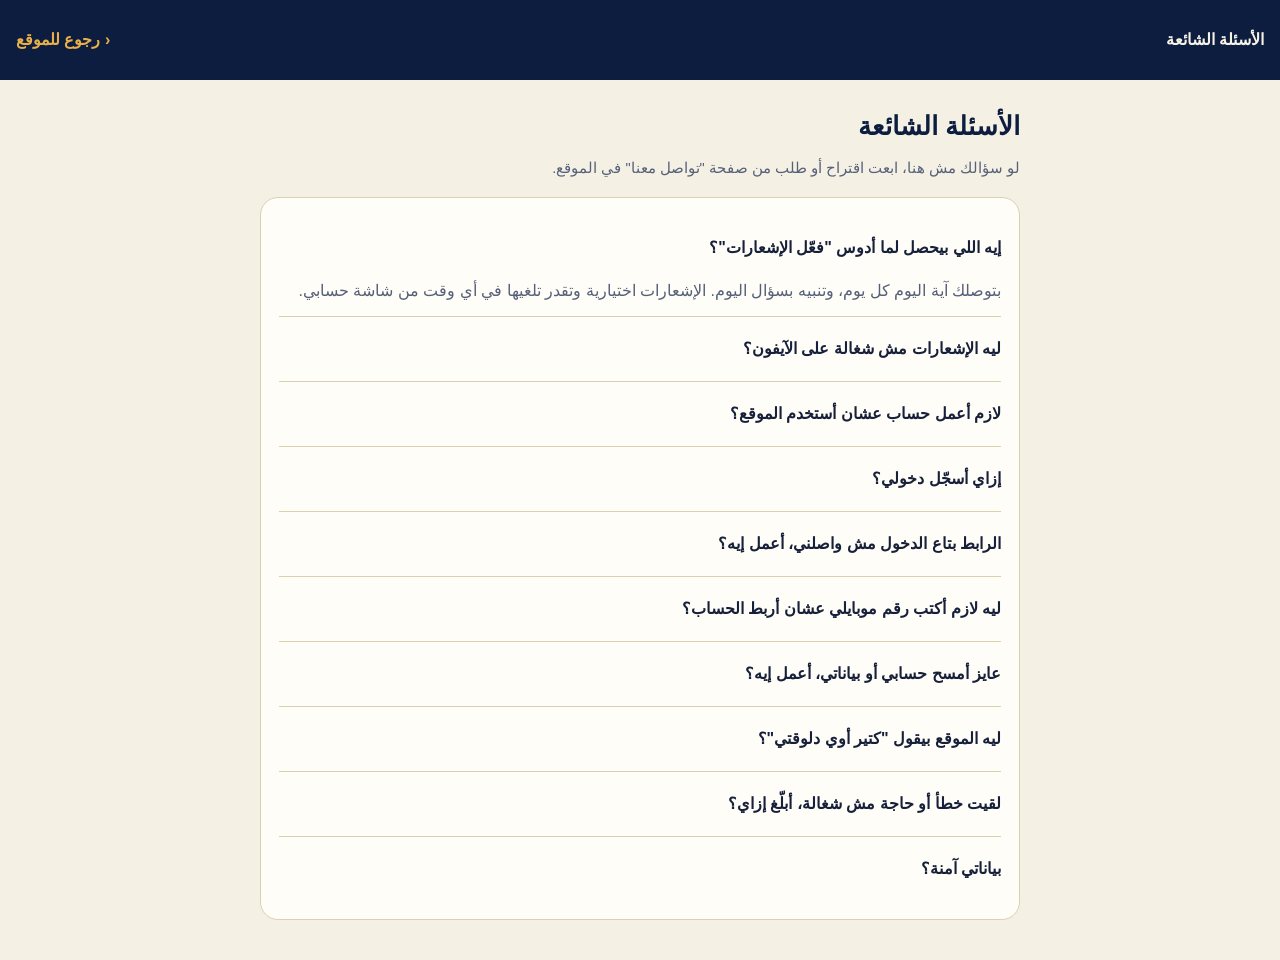
<file: faq.html>
<!doctype html>
<html lang="ar" dir="rtl">
<head>
<meta charset="utf-8">
<meta name="viewport" content="width=device-width,initial-scale=1,viewport-fit=cover">
<meta name="theme-color" content="#0c1d3f">
<meta name="robots" content="index,follow">
<meta name="referrer" content="strict-origin-when-cross-origin">
<title>الأسئلة الشائعة</title>
<style>
  :root{--bg:#f5f0e4;--card:#fffdf7;--ink:#17203a;--mute:#566079;--line:#dccfb2;--navy:#0c1d3f;--gold:#e8b04a;--goldt:#8a5d08}
  @media (prefers-color-scheme: dark){:root:not([data-theme="light"]){--bg:#0a1429;--card:#12234a;--ink:#eef0f7;--mute:#a9b3cf;--line:#26386a;--goldt:#f0c35d}}
  body{margin:0;background:var(--bg);color:var(--ink);font-family:'Segoe UI',Tahoma,Arial,sans-serif;line-height:1.9;font-size:16px}
  header{background:var(--navy);color:#f7f2e6;padding:18px 16px;display:flex;align-items:center;justify-content:space-between;gap:10px}
  header a{color:var(--gold);text-decoration:none;font-weight:700;min-height:44px;display:inline-flex;align-items:center}
  main{max-width:760px;margin:0 auto;padding:22px 16px 40px;display:grid;gap:14px}
  h1{font-size:26px;margin:0 0 4px;color:var(--navy)}
  h2{font-size:19px;margin:0 0 4px;color:var(--goldt)}
  .card{background:var(--card);border:1px solid var(--line);border-radius:18px;padding:18px}
  p,li{margin:0}
  ul{margin:6px 0 0;padding-inline-start:20px;display:grid;gap:6px}
  .note{color:var(--mute);font-size:14.5px}
  details{border-bottom:1px solid var(--line);padding:10px 0}
  details:last-child{border-bottom:0}
  summary{cursor:pointer;font-weight:700;min-height:44px;display:flex;align-items:center}
  details p{margin-top:6px;color:var(--mute)}
  a{color:var(--goldt)}
</style>
</head>
<body>
<header>
  <strong>الأسئلة الشائعة</strong>
  <a href="index.html">‹ رجوع للموقع</a>
</header>
<main>
  <div>
    <h1>الأسئلة الشائعة</h1>
    <p class="note">لو سؤالك مش هنا، ابعت اقتراح أو طلب من صفحة "تواصل معنا" في الموقع.</p>
  </div>

  <div class="card">
    <details open><summary>إيه اللي بيحصل لما أدوس "فعّل الإشعارات"؟</summary>
      <p>بتوصلك آية اليوم كل يوم، وتنبيه بسؤال اليوم. الإشعارات اختيارية وتقدر تلغيها في أي وقت من شاشة حسابي.</p></details>
    <details><summary>ليه الإشعارات مش شغالة على الآيفون؟</summary>
      <p>على الآيفون لازم تضيف الموقع للشاشة الرئيسية الأول (من زرار المشاركة في سفاري: "إضافة للشاشة الرئيسية")، وبعدين تفتح التطبيق من الأيقونة وتفعّل الإشعارات.</p></details>
    <details><summary>لازم أعمل حساب عشان أستخدم الموقع؟</summary>
      <p>لأ. تقدر تتصفح وتشوف كل حاجة من غير حساب. الحساب بس عشان تربطه بعضويتك وتشوف بياناتك.</p></details>
    <details><summary>إزاي أسجّل دخولي؟</summary>
      <p>من زرار "حسابي". ادخل إيميلك، وهنبعتلك رابط دخول. افتحه من نفس الجهاز. أو تقدر تدخل بحساب جوجل.</p></details>
    <details><summary>الرابط بتاع الدخول مش واصلني، أعمل إيه؟</summary>
      <p>اتأكد إن الإيميل صح، وشوف فولدر الـ Spam. لو لسه مش واصل، كلّم أمين الأسرة.</p></details>
    <details><summary>ليه لازم أكتب رقم موبايلي عشان أربط الحساب؟</summary>
      <p>عشان نتأكد إن الحساب ده بتاعك وإنه يتربط بعضويتك الصح. الرقم لازم يكون نفس الرقم اللي سجّلت بيه.</p></details>
    <details><summary>عايز أمسح حسابي أو بياناتي، أعمل إيه؟</summary>
      <p>من حسابي تقدر تحذف حسابك (تسجيل الدخول والربط بالعضوية). بياناتك كعضو اللي عند الأمين، اطلب من أمين الأسرة يمسحها.</p></details>
    <details><summary>ليه الموقع بيقول "كتير أوي دلوقتي"؟</summary>
      <p>ده حماية من الإرسال المتكرر. استنى شوية وجرّب تاني.</p></details>
    <details><summary>لقيت خطأ أو حاجة مش شغالة، أبلّغ إزاي؟</summary>
      <p>ابعت اقتراح من صفحة "تواصل معنا" وقولنا إيه اللي حصل وعلى أي جهاز (آيفون ولا أندرويد).</p></details>
    <details><summary>بياناتي آمنة؟</summary>
      <p>اقرأ <a href="privacy.html">سياسة الخصوصية</a>. الموقع بيحفظ بياناتك بأمان، ومحدش يقدر يشوفها غير الأمناء.</p></details>
  </div>
</main>
</body>
</html>
</file>
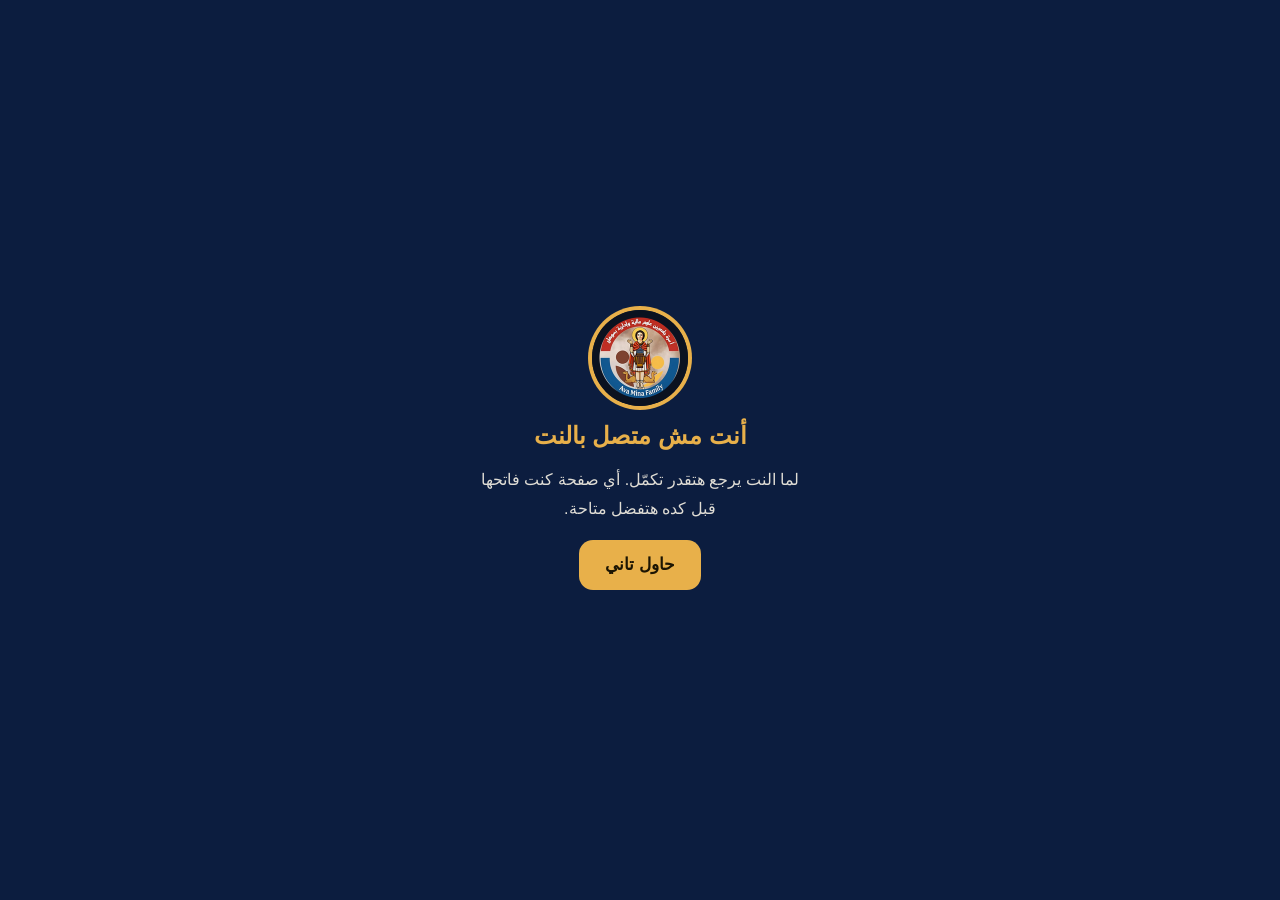
<file: offline.html>
<!doctype html>
<html lang="ar" dir="rtl">
<head>
<meta charset="utf-8">
<meta name="viewport" content="width=device-width,initial-scale=1,viewport-fit=cover">
<meta name="theme-color" content="#0c1d3f">
<title>مفيش نت</title>
<style>
  :root{color-scheme:light dark}
  *{box-sizing:border-box}
  body{margin:0;min-height:100vh;display:grid;place-items:center;padding:24px;font-family:'Segoe UI',Tahoma,Arial,sans-serif;background:#0c1d3f;color:#f7f2e6;text-align:center}
  .box{max-width:340px;display:grid;gap:16px;justify-items:center}
  img{width:96px;height:96px;border-radius:50%;box-shadow:0 0 0 4px #e8b04a}
  h1{font-size:24px;margin:0;color:#e8b04a}
  p{margin:0;line-height:1.8;opacity:.9}
  button{min-height:50px;padding:10px 26px;border:0;border-radius:14px;background:#e8b04a;color:#1c1503;font-weight:700;font-size:17px;font-family:inherit;cursor:pointer}
</style>
</head>
<body>
<div class="box">
  <img src="icon-192.png" alt="">
  <h1>أنت مش متصل بالنت</h1>
  <p>لما النت يرجع هتقدر تكمّل. أي صفحة كنت فاتحها قبل كده هتفضل متاحة.</p>
  <button type="button" onclick="location.reload()">حاول تاني</button>
</div>
</body>
</html>
</file>
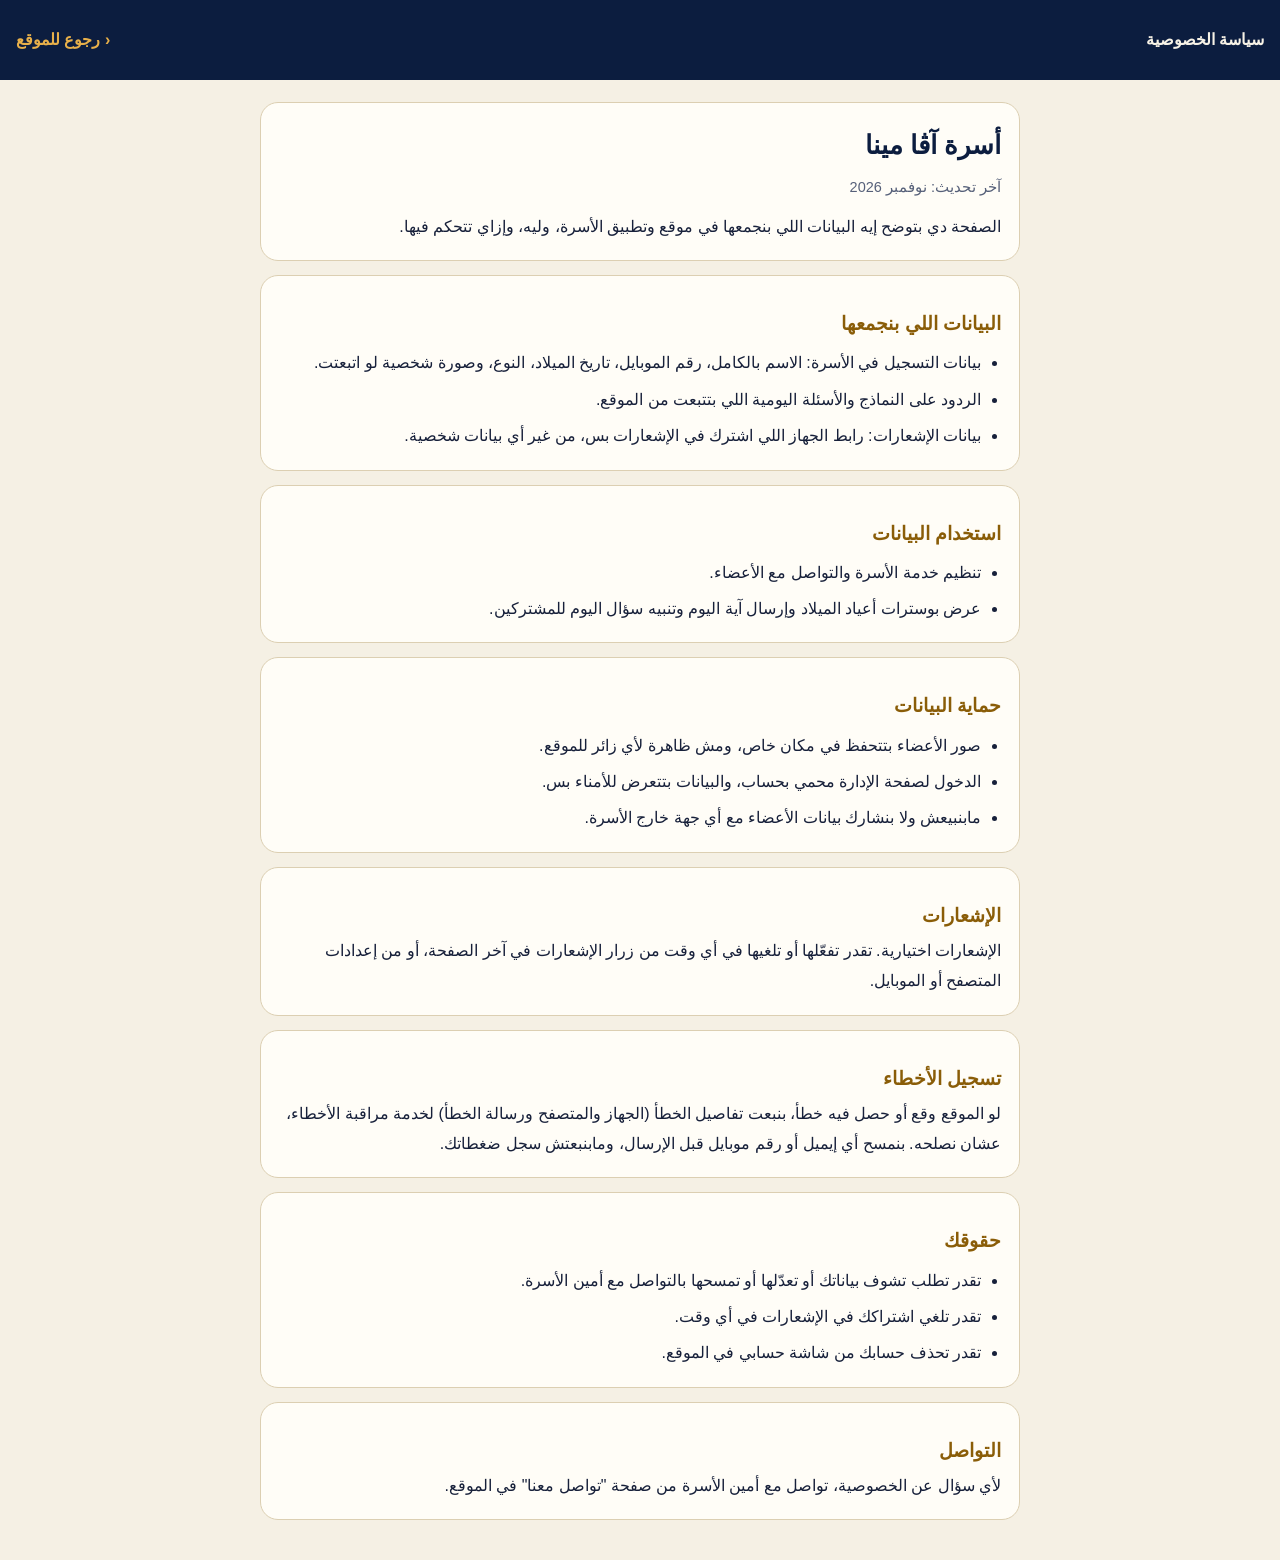
<file: privacy.html>
<!doctype html>
<html lang="ar" dir="rtl">
<head>
<meta charset="utf-8">
<meta name="viewport" content="width=device-width,initial-scale=1,viewport-fit=cover">
<meta name="theme-color" content="#0c1d3f">
<meta name="robots" content="index,follow">
<title>سياسة الخصوصية</title>
<style>
  :root{--bg:#f5f0e4;--card:#fffdf7;--ink:#17203a;--mute:#566079;--line:#dccfb2;--navy:#0c1d3f;--gold:#e8b04a;--goldt:#8a5d08}
  @media (prefers-color-scheme: dark){:root:not([data-theme="light"]){--bg:#0a1429;--card:#12234a;--ink:#eef0f7;--mute:#a9b3cf;--line:#26386a;--goldt:#f0c35d}}
  body{margin:0;background:var(--bg);color:var(--ink);font-family:'Segoe UI',Tahoma,Arial,sans-serif;line-height:1.9;font-size:16px}
  header{background:var(--navy);color:#f7f2e6;padding:18px 16px;display:flex;align-items:center;justify-content:space-between;gap:10px}
  header a{color:var(--gold);text-decoration:none;font-weight:700;min-height:44px;display:inline-flex;align-items:center}
  main{max-width:760px;margin:0 auto;padding:22px 16px 40px;display:grid;gap:14px}
  h1{font-size:26px;margin:0 0 4px;color:var(--navy)}
  h2{font-size:19px;margin:12px 0 2px;color:var(--goldt)}
  .card{background:var(--card);border:1px solid var(--line);border-radius:18px;padding:18px 18px}
  p,li{margin:0}
  ul{margin:6px 0 0;padding-inline-start:20px;display:grid;gap:6px}
  .note{color:var(--mute);font-size:14.5px}
</style>
</head>
<body>
<header>
  <strong>سياسة الخصوصية</strong>
  <a href="index.html">‹ رجوع للموقع</a>
</header>
<main>
  <div class="card">
    <h1>أسرة آڤا مينا</h1>
    <p class="note">آخر تحديث: نوفمبر 2026</p>
    <p style="margin-top:10px">الصفحة دي بتوضح إيه البيانات اللي بنجمعها في موقع وتطبيق الأسرة، وليه، وإزاي تتحكم فيها.</p>
  </div>

  <div class="card">
    <h2>البيانات اللي بنجمعها</h2>
    <ul>
      <li>بيانات التسجيل في الأسرة: الاسم بالكامل، رقم الموبايل، تاريخ الميلاد، النوع، وصورة شخصية لو اتبعتت.</li>
      <li>الردود على النماذج والأسئلة اليومية اللي بتتبعت من الموقع.</li>
      <li>بيانات الإشعارات: رابط الجهاز اللي اشترك في الإشعارات بس، من غير أي بيانات شخصية.</li>
    </ul>
  </div>

  <div class="card">
    <h2>استخدام البيانات</h2>
    <ul>
      <li>تنظيم خدمة الأسرة والتواصل مع الأعضاء.</li>
      <li>عرض بوسترات أعياد الميلاد وإرسال آية اليوم وتنبيه سؤال اليوم للمشتركين.</li>
    </ul>
  </div>

  <div class="card">
    <h2>حماية البيانات</h2>
    <ul>
      <li>صور الأعضاء بتتحفظ في مكان خاص، ومش ظاهرة لأي زائر للموقع.</li>
      <li>الدخول لصفحة الإدارة محمي بحساب، والبيانات بتتعرض للأمناء بس.</li>
      <li>مابنبيعش ولا بنشارك بيانات الأعضاء مع أي جهة خارج الأسرة.</li>
    </ul>
  </div>

  <div class="card">
    <h2>الإشعارات</h2>
    <p>الإشعارات اختيارية. تقدر تفعّلها أو تلغيها في أي وقت من زرار الإشعارات في آخر الصفحة، أو من إعدادات المتصفح أو الموبايل.</p>
  </div>

  <div class="card">
    <h2>تسجيل الأخطاء</h2>
    <p>لو الموقع وقع أو حصل فيه خطأ، بنبعت تفاصيل الخطأ (الجهاز والمتصفح ورسالة الخطأ) لخدمة مراقبة الأخطاء، عشان نصلحه. بنمسح أي إيميل أو رقم موبايل قبل الإرسال، ومابنبعتش سجل ضغطاتك.</p>
  </div>

  <div class="card">
    <h2>حقوقك</h2>
    <ul>
      <li>تقدر تطلب تشوف بياناتك أو تعدّلها أو تمسحها بالتواصل مع أمين الأسرة.</li>
      <li>تقدر تلغي اشتراكك في الإشعارات في أي وقت.</li>
      <li>تقدر تحذف حسابك من شاشة حسابي في الموقع.</li>
    </ul>
  </div>

  <div class="card">
    <h2>التواصل</h2>
    <p>لأي سؤال عن الخصوصية، تواصل مع أمين الأسرة من صفحة "تواصل معنا" في الموقع.</p>
  </div>
</main>
</body>
</html>
</file>
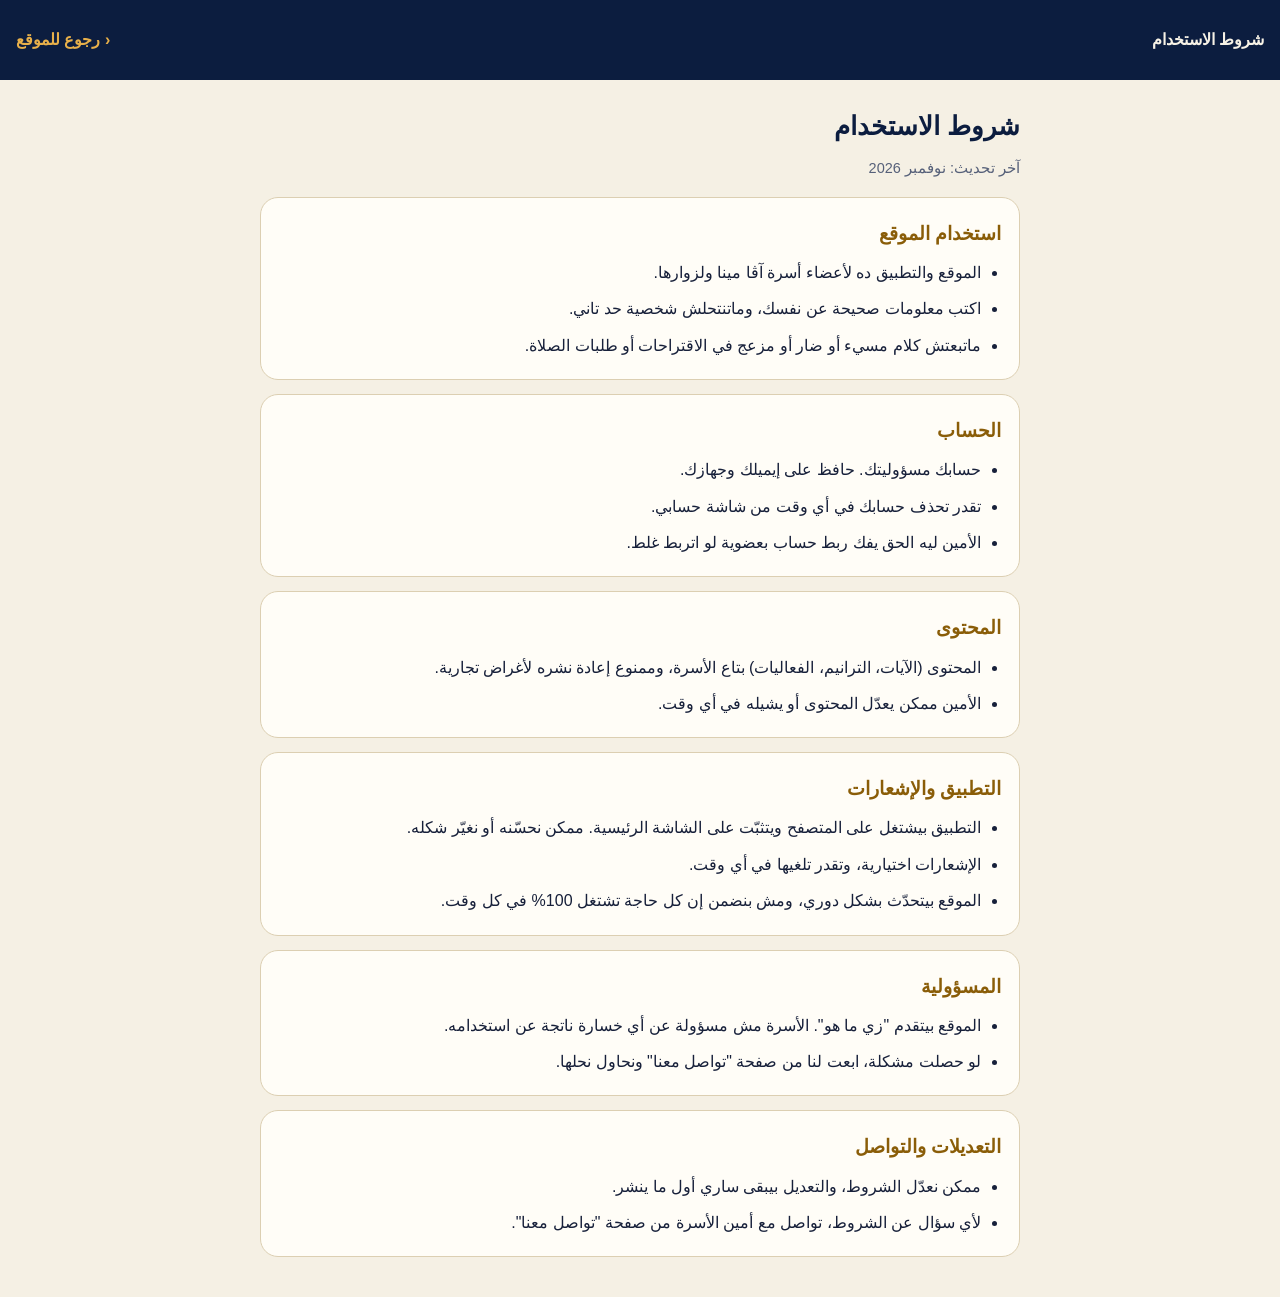
<file: terms.html>
<!doctype html>
<html lang="ar" dir="rtl">
<head>
<meta charset="utf-8">
<meta name="viewport" content="width=device-width,initial-scale=1,viewport-fit=cover">
<meta name="theme-color" content="#0c1d3f">
<meta name="robots" content="index,follow">
<meta name="referrer" content="strict-origin-when-cross-origin">
<title>شروط الاستخدام</title>
<style>
  :root{--bg:#f5f0e4;--card:#fffdf7;--ink:#17203a;--mute:#566079;--line:#dccfb2;--navy:#0c1d3f;--gold:#e8b04a;--goldt:#8a5d08}
  @media (prefers-color-scheme: dark){:root:not([data-theme="light"]){--bg:#0a1429;--card:#12234a;--ink:#eef0f7;--mute:#a9b3cf;--line:#26386a;--goldt:#f0c35d}}
  body{margin:0;background:var(--bg);color:var(--ink);font-family:'Segoe UI',Tahoma,Arial,sans-serif;line-height:1.9;font-size:16px}
  header{background:var(--navy);color:#f7f2e6;padding:18px 16px;display:flex;align-items:center;justify-content:space-between;gap:10px}
  header a{color:var(--gold);text-decoration:none;font-weight:700;min-height:44px;display:inline-flex;align-items:center}
  main{max-width:760px;margin:0 auto;padding:22px 16px 40px;display:grid;gap:14px}
  h1{font-size:26px;margin:0 0 4px;color:var(--navy)}
  h2{font-size:19px;margin:0 0 4px;color:var(--goldt)}
  .card{background:var(--card);border:1px solid var(--line);border-radius:18px;padding:18px}
  p,li{margin:0}
  ul{margin:6px 0 0;padding-inline-start:20px;display:grid;gap:6px}
  .note{color:var(--mute);font-size:14.5px}
  details{border-bottom:1px solid var(--line);padding:10px 0}
  details:last-child{border-bottom:0}
  summary{cursor:pointer;font-weight:700;min-height:44px;display:flex;align-items:center}
  details p{margin-top:6px;color:var(--mute)}
  a{color:var(--goldt)}
</style>
</head>
<body>
<header>
  <strong>شروط الاستخدام</strong>
  <a href="index.html">‹ رجوع للموقع</a>
</header>
<main>
  <div>
    <h1>شروط الاستخدام</h1>
    <p class="note">آخر تحديث: نوفمبر 2026</p>
  </div>

  <div class="card">
    <h2>استخدام الموقع</h2>
    <ul>
      <li>الموقع والتطبيق ده لأعضاء أسرة آڤا مينا ولزوارها.</li>
      <li>اكتب معلومات صحيحة عن نفسك، وماتنتحلش شخصية حد تاني.</li>
      <li>ماتبعتش كلام مسيء أو ضار أو مزعج في الاقتراحات أو طلبات الصلاة.</li>
    </ul>
  </div>

  <div class="card">
    <h2>الحساب</h2>
    <ul>
      <li>حسابك مسؤوليتك. حافظ على إيميلك وجهازك.</li>
      <li>تقدر تحذف حسابك في أي وقت من شاشة حسابي.</li>
      <li>الأمين ليه الحق يفك ربط حساب بعضوية لو اتربط غلط.</li>
    </ul>
  </div>

  <div class="card">
    <h2>المحتوى</h2>
    <ul>
      <li>المحتوى (الآيات، الترانيم، الفعاليات) بتاع الأسرة، وممنوع إعادة نشره لأغراض تجارية.</li>
      <li>الأمين ممكن يعدّل المحتوى أو يشيله في أي وقت.</li>
    </ul>
  </div>

  <div class="card">
    <h2>التطبيق والإشعارات</h2>
    <ul>
      <li>التطبيق بيشتغل على المتصفح ويتثبّت على الشاشة الرئيسية. ممكن نحسّنه أو نغيّر شكله.</li>
      <li>الإشعارات اختيارية، وتقدر تلغيها في أي وقت.</li>
      <li>الموقع بيتحدّث بشكل دوري، ومش بنضمن إن كل حاجة تشتغل 100% في كل وقت.</li>
    </ul>
  </div>

  <div class="card">
    <h2>المسؤولية</h2>
    <ul>
      <li>الموقع بيتقدم "زي ما هو". الأسرة مش مسؤولة عن أي خسارة ناتجة عن استخدامه.</li>
      <li>لو حصلت مشكلة، ابعت لنا من صفحة "تواصل معنا" ونحاول نحلها.</li>
    </ul>
  </div>

  <div class="card">
    <h2>التعديلات والتواصل</h2>
    <ul>
      <li>ممكن نعدّل الشروط، والتعديل بيبقى ساري أول ما ينشر.</li>
      <li>لأي سؤال عن الشروط، تواصل مع أمين الأسرة من صفحة "تواصل معنا".</li>
    </ul>
  </div>
</main>
</body>
</html>
</file>
